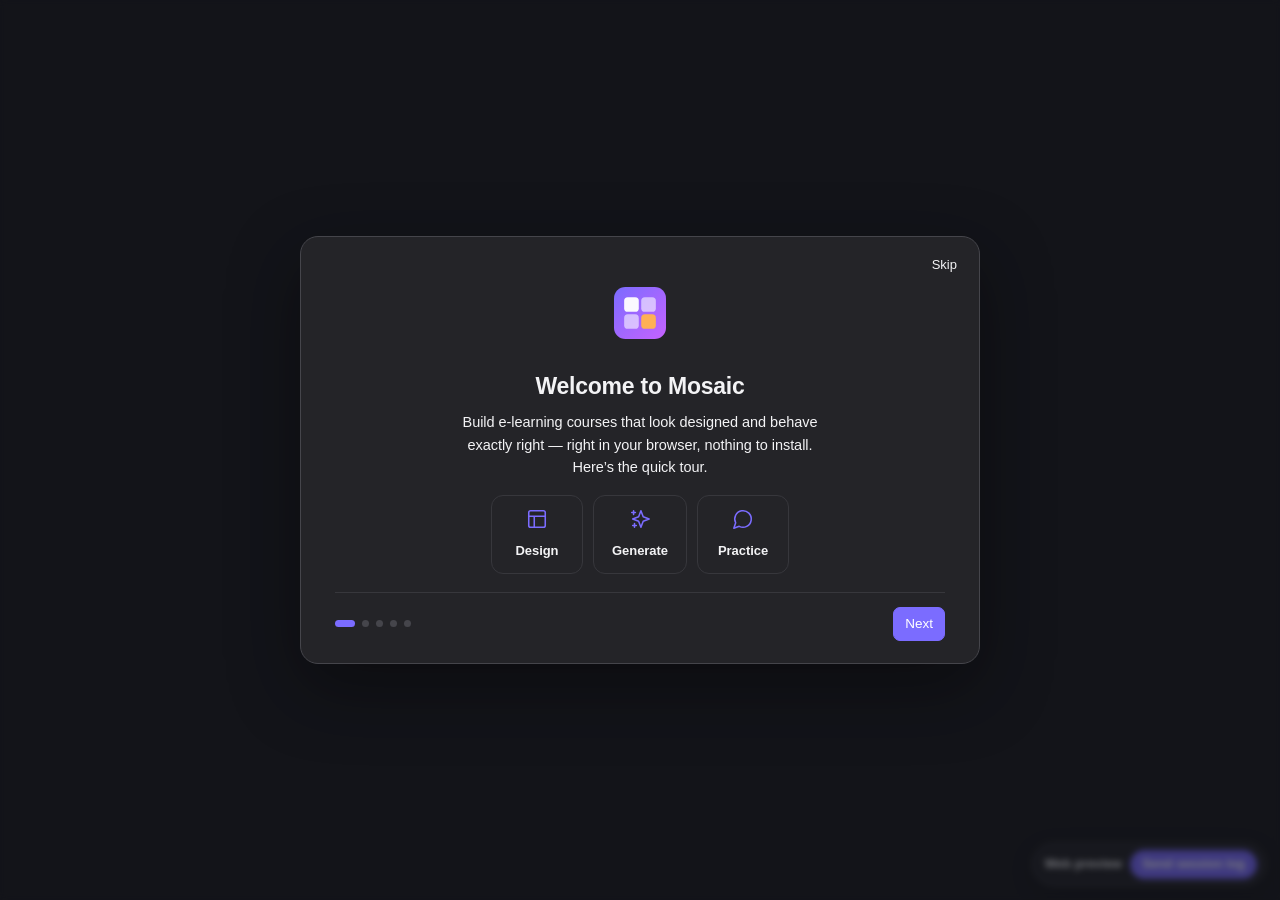
<file: index.html>
<!DOCTYPE html>
<html lang="en">
<head>
  <meta charset="utf-8">
  <meta name="viewport" content="width=device-width, initial-scale=1">
  <title>Mosaic — Canvas</title>
  <link rel="stylesheet" href="css/editor.css">
</head>
<body>
  <header class="toolbar">
    <div class="toolbar__tools" role="group" aria-label="Insert">
      <button class="tbtn" data-add="text" data-icon="text" title="Text" aria-label="Add text"></button>
      <button class="tbtn" id="add-shape" data-icon="shape" title="Shape" aria-label="Add shape" aria-haspopup="menu"></button>
      <button class="tbtn" data-add="image" data-icon="image" title="Image" aria-label="Add image"></button>
      <button class="tbtn" data-add="video" data-icon="video" title="Video" aria-label="Add video"></button>
      <button class="tbtn" data-add="question" data-icon="question" title="Question" aria-label="Add question"></button>
      <button class="tbtn" data-add="button" data-icon="button" title="Button" aria-label="Add button"></button>
      <button class="tbtn" data-add="roleplay" data-icon="roleplay" title="Practice (AI role-play)" aria-label="Add practice scenario"></button>
      <button class="tbtn" id="add-interaction" data-icon="interact" title="Interaction (tabs, reveal, branching…)" aria-label="Add interaction" aria-haspopup="menu"></button>
      <button class="tbtn" id="add-icon" data-icon="star" title="Icon" aria-label="Insert icon"></button>
      <button class="tbtn" id="generate" data-icon="wand" title="Describe a course (AI)" aria-label="Generate a course with AI"></button>
    </div>
    <div class="toolbar__group">
      <button class="tbtn tbtn--ghost" id="undo" data-icon="undo" title="Undo (⌘Z)" aria-label="Undo"></button>
      <button class="tbtn tbtn--ghost" id="redo" data-icon="redo" title="Redo (⌘⇧Z)" aria-label="Redo"></button>
      <button class="tbtn tbtn--ghost" id="delete" data-icon="trash" title="Delete (⌫)" aria-label="Delete selection"></button>
    </div>

    <input id="title" class="toolbar__title" value="Untitled course" aria-label="Course title">
    <span id="mode-label" class="mode-label" hidden>Editing</span>

    <div class="toolbar__view" role="group" aria-label="View">
      <button class="tbtn tbtn--ghost" id="toggle-rail" data-icon="panelLeft" title="Show/hide slides" aria-label="Show or hide the slides panel"></button>
      <button class="tbtn tbtn--ghost" id="toggle-inspector" data-icon="panelRight" title="Show/hide properties" aria-label="Show or hide the properties panel"></button>
      <button class="tbtn tbtn--ghost" id="canvas-toggle" data-icon="contrast" title="Dark theme" aria-label="Toggle dark theme"></button>
      <button class="tbtn tbtn--ghost" id="brand" data-icon="palette" title="Brand kit" aria-label="Brand kit"></button>
      <button class="tbtn tbtn--ghost" id="variables" data-icon="variable" title="Variables" aria-label="Variables"></button>
      <button class="tbtn tbtn--ghost" id="course-settings" data-icon="settings" title="Course settings (language, passing score…)" aria-label="Course settings"></button>
      <button class="tbtn tbtn--ghost" id="a11y" data-icon="a11y" title="Accessibility check" aria-label="Accessibility check"></button>
    </div>
    <div class="toolbar__sep"></div>
    <button class="btn btn--icon" id="play" data-icon="play"><span id="play-label">Preview</span></button>
    <button class="btn btn--primary btn--icon" id="share" data-icon="share" aria-haspopup="menu">Share<span class="btn__chev" data-icon="chevron"></span></button>
  </header>

  <div class="workspace">
    <aside class="rail">
      <div class="rail__head">Slides</div>
      <div id="slide-list"></div>
      <button class="btn" id="add-slide" style="width:100%;margin-top:6px;">+ Slide</button>
    </aside>

    <div class="canvas-pane">
      <main id="stage-wrap" class="stage-wrap">
        <div id="preview-flag" class="preview-flag">Preview — click Edit to make changes</div>
        <div class="stage-sizer"><div id="stage" class="stage"></div></div>
        <section id="audit" class="audit" hidden aria-label="Accessibility issues"></section>
      </main>
      <!-- Floating canvas zoom (Keynote/Figma-style, bottom-left of the canvas) -->
      <div class="canvas-zoom" role="group" aria-label="Canvas zoom">
        <button id="zoom-out" title="Zoom out (⌘−)" aria-label="Zoom out">−</button>
        <button id="zoom-label" title="Reset zoom to fit (⌘0)" aria-label="Zoom level">100%</button>
        <button id="zoom-in" title="Zoom in (⌘+)" aria-label="Zoom in">+</button>
      </div>
    </div>

    <aside class="inspector">
      <div class="rail__head">Properties</div>
      <div id="inspector"></div>
    </aside>
  </div>

  <section id="timeline" class="tl" aria-label="Timeline"></section>

  <script src="src/model.js"></script>
  <script src="src/icons.js"></script>
  <script src="src/renderer.js"></script>
  <script src="src/ai.js"></script>
  <script src="src/interactions.js"></script>
  <script src="src/a11y.js"></script>
  <script src="src/zip.js"></script>
  <script src="src/scorm-export.js"></script>
  <script src="src/timeline.js"></script>
  <script src="src/templates.js"></script>
  <script src="src/presets.js"></script>
  <script src="src/editor.js"></script>
  <script src="src/onboarding.js"></script>
  <script src="src/friction.js"></script>
  <script src="src/web.js"></script>
  <script>
    (function () {
      var editor = new MosaicEditor({
        stage: document.getElementById("stage"),
        stageWrap: document.getElementById("stage-wrap"),
        slideList: document.getElementById("slide-list"),
        title: document.getElementById("title"),
        modeLabel: document.getElementById("mode-label"),
        inspector: document.getElementById("inspector"),
        audit: document.getElementById("audit"),
        timeline: document.getElementById("timeline")
      });
      // Default to the dark theme (user can switch to light; choice persists).
      try { if (localStorage.getItem("mosaic.theme") !== "light") document.documentElement.setAttribute("data-theme", "dark"); }
      catch (e) { document.documentElement.setAttribute("data-theme", "dark"); }
      // Hide the editor chrome until a course is chosen, so launch is JUST the splash.
      document.body.classList.add("is-launching");
      editor.boot();
      if (window.MosaicIcons) MosaicIcons.hydrate(document);
      // First run: full-screen onboarding (explains the app + BYOK key). It
      // hands off to the welcome start screen when finished/skipped.
      var _onboarded = true;
      try { _onboarded = localStorage.getItem("mosaic.onboarded") === "1"; } catch (e) {}
      // Welcome / start screen on launch (toggle in the welcome footer).
      var _showWelcome = true;
      try { _showWelcome = localStorage.getItem("mosaic.showWelcome") !== "0"; } catch (e) {}
      if (!_onboarded && editor.openOnboarding) {
        editor.openOnboarding(true); // sets mosaic.onboarded on finish, then opens welcome
      } else if (_showWelcome) { editor.openWelcome(true); }
      else {
        document.body.classList.remove("is-launching");
        try { window.webkit.messageHandlers.mosaic.postMessage({ type: "exitSplash" }); } catch (e) {}
      }

      document.querySelectorAll("[data-add]").forEach(function (b) {
        b.addEventListener("click", function () { editor.addElement(b.dataset.add); });
      });

      // Lightweight dropdown menu anchored under a toolbar button.
      function showMenu(anchor, items) {
        var existing = document.querySelector(".menu");
        if (existing) existing.remove();
        var m = document.createElement("div");
        m.className = "menu";
        m.setAttribute("role", "menu");
        items.forEach(function (it) {
          var b = document.createElement("button");
          b.type = "button";
          b.className = "menu__item";
          b.setAttribute("role", "menuitem");
          b.innerHTML = '<span class="menu__icon">' + (it.icon || "") + "</span>" + it.label;
          b.addEventListener("click", function () { close(); it.onClick(); });
          m.appendChild(b);
        });
        document.body.appendChild(m);
        // Clamp to the viewport so right-edge buttons (Share, etc.) don't open off-screen.
        var r = anchor.getBoundingClientRect();
        var mw = m.offsetWidth, mh = m.offsetHeight, pad = 8;
        var left = Math.max(pad, Math.min(r.left, window.innerWidth - mw - pad));
        var top = r.bottom + 4;
        if (top + mh > window.innerHeight - pad) top = Math.max(pad, r.top - mh - 4); // flip up if no room below
        m.style.left = left + "px";
        m.style.top = top + "px";
        function close() {
          m.remove();
          document.removeEventListener("pointerdown", away, true);
          document.removeEventListener("keydown", esc, true);
        }
        function away(e) { if (!m.contains(e.target) && e.target !== anchor) close(); }
        function esc(e) { if (e.key === "Escape") close(); }
        setTimeout(function () {
          document.addEventListener("pointerdown", away, true);
          document.addEventListener("keydown", esc, true);
        }, 0);
      }

      function ic(name) { return window.MosaicIcons ? MosaicIcons.svg(name, 16) : ""; }
      document.getElementById("add-shape").addEventListener("click", function () {
        showMenu(this, [
          { label: "Rectangle", icon: ic("rectangle"), onClick: function () { editor.addShape("rect"); } },
          { label: "Ellipse", icon: ic("ellipse"), onClick: function () { editor.addShape("ellipse"); } },
          { label: "Line", icon: ic("line"), onClick: function () { editor.addShape("line"); } },
          { label: "Triangle", icon: "", onClick: function () { editor.addShape("triangle"); } },
          { label: "Diamond", icon: "", onClick: function () { editor.addShape("diamond"); } },
          { label: "Pentagon", icon: "", onClick: function () { editor.addShape("pentagon"); } },
          { label: "Hexagon", icon: "", onClick: function () { editor.addShape("hexagon"); } },
          { label: "Star", icon: "", onClick: function () { editor.addShape("star"); } },
          { label: "Arrow", icon: "", onClick: function () { editor.addShape("arrow"); } }
        ]);
      });
      document.getElementById("add-interaction").addEventListener("click", function () {
        showMenu(this, [
          { label: "Tabs", icon: ic("interact"), onClick: function () { editor.insertPreset("tabs"); } },
          { label: "Accordion", icon: ic("interact"), onClick: function () { editor.insertPreset("accordion"); } },
          { label: "Click to reveal", icon: ic("interact"), onClick: function () { editor.insertPreset("reveal"); } },
          { label: "Hotspots", icon: ic("interact"), onClick: function () { editor.insertPreset("hotspots"); } },
          { label: "Branching scenario (3 slides)", icon: ic("interact"), onClick: function () { editor.insertPreset("branching"); } }
        ]);
      });
      document.getElementById("add-icon").addEventListener("click", function () { editor.openIconPicker(); });
      document.getElementById("delete").addEventListener("click", function () { editor.deleteSelected(); });
      document.getElementById("add-slide").addEventListener("click", function () { editor.openTemplatePicker(); });
      document.getElementById("brand").addEventListener("click", function () { editor.openBrandEditor(); });
      document.getElementById("variables").addEventListener("click", function () { editor.openVariables(); });
      document.getElementById("generate").addEventListener("click", function () { editor.openGenerate(); });
      document.getElementById("course-settings").addEventListener("click", function () { editor.openCourseSettings(); });

      (function () {
        var root = document.documentElement, btn = document.getElementById("canvas-toggle");
        try { if (localStorage.getItem("mosaic.theme") !== "light") root.setAttribute("data-theme", "dark"); } catch (e) { root.setAttribute("data-theme", "dark"); }
        if (root.getAttribute("data-theme") === "dark") btn.classList.add("is-on");
        btn.addEventListener("click", function () {
          var on = root.getAttribute("data-theme") === "dark";
          if (on) { root.removeAttribute("data-theme"); btn.classList.remove("is-on"); }
          else { root.setAttribute("data-theme", "dark"); btn.classList.add("is-on"); }
          try { localStorage.setItem("mosaic.theme", on ? "light" : "dark"); } catch (e) {}
        });
      })();
      // Zoom controls (toolbar). The % readout doubles as "reset to fit".
      document.getElementById("zoom-in").addEventListener("click", function () { editor.zoomBy(1.25); });
      document.getElementById("zoom-out").addEventListener("click", function () { editor.zoomBy(0.8); });
      document.getElementById("zoom-label").addEventListener("click", function () { editor.setZoom("fit"); });
      // ⌘/⌃ + scroll wheel (or trackpad pinch, which arrives as ctrl+wheel) zooms.
      document.getElementById("stage-wrap").addEventListener("wheel", function (e) {
        if (!(e.metaKey || e.ctrlKey)) return;
        e.preventDefault();
        editor.zoomBy(e.deltaY < 0 ? 1.08 : 0.93);
      }, { passive: false });
      document.getElementById("play").addEventListener("click", function () {
        editor.toggleMode();
        var previewing = editor.mode !== "edit";
        var lab = document.getElementById("play-label");
        if (lab) lab.textContent = previewing ? "Edit" : "Preview";
        // Swap the icon (play ↔ pencil) so the button reads as its NEXT action.
        var oldSvg = this.querySelector("svg");
        if (oldSvg) oldSvg.remove();
        if (window.MosaicIcons) this.insertAdjacentHTML("afterbegin", MosaicIcons.svg(previewing ? "edit" : "play", 16));
        this.classList.toggle("is-on", previewing);
        document.body.classList.toggle("is-preview", previewing);
      });
      document.getElementById("a11y").addEventListener("click", function () {
        var p = document.getElementById("audit");
        if (!p.hidden) { p.hidden = true; this.classList.remove("is-on"); return; } // toggle off
        editor.runAudit();
        this.classList.add("is-on");
      });

      // Share = one menu for both export paths (native shell routes through its
      // save panels; a plain browser downloads directly).
      var native = function () { return window.MosaicNative && window.MosaicNative.isNative(); };
      function doExport(standard) {
        if (native()) { window.MosaicNative.requestScormExport(standard); return; }
        editor.save();
        MosaicExport.exportScorm(editor.course, standard).catch(function (err) { alert("Export failed: " + err.message); });
      }
      function saveMosaic() {
        if (native()) { window.MosaicNative.saveMosaic(); return; }
        editor.exportJSON();
      }
      document.getElementById("share").addEventListener("click", function () {
        showMenu(this, [
          { label: "Export SCORM 1.2", icon: ic("download"), onClick: function () { doExport("scorm12"); } },
          { label: "Export SCORM 2004", icon: ic("download"), onClick: function () { doExport("scorm2004"); } },
          { label: "Export xAPI (Tin Can)", icon: ic("download"), onClick: function () { doExport("xapi"); } },
          { label: "Export Web (HTML, no LMS)", icon: ic("download"), onClick: function () { doExport("web"); } },
          { label: "Export for audit (Pedagrade)", icon: ic("file"), onClick: function () {
            var md = editor.buildAuditMarkdown();
            var name = (editor.course.title || "course").replace(/[^a-z0-9]+/gi, "-").toLowerCase() + "-audit.md";
            if (native()) { nativePost({ type: "saveText", text: md, filename: name }); return; }
            var blob = new Blob([md], { type: "text/markdown" });
            var a = document.createElement("a");
            a.href = URL.createObjectURL(blob); a.download = name; a.click();
          } },
          { label: "Save .mosaic file", icon: ic("file"), onClick: saveMosaic }
        ]);
      });
      // (New course lives in the native File menu — File → New, ⌘N.)

      // Show/hide the side panels (more canvas room — handy on small screens).
      (function () {
        var ws = document.querySelector(".workspace");
        function setup(id, cls, key) {
          var btn = document.getElementById(id);
          try { if (localStorage.getItem(key) === "1") ws.classList.add(cls); } catch (e) {}
          btn.classList.toggle("is-on", ws.classList.contains(cls)); // lit = panel hidden
          btn.addEventListener("click", function () {
            var hidden = ws.classList.toggle(cls);
            btn.classList.toggle("is-on", hidden);
            try { localStorage.setItem(key, hidden ? "1" : "0"); } catch (e) {}
            if (editor.fitStage) editor.fitStage(); // canvas width changed → refit
          });
        }
        setup("toggle-rail", "no-rail", "mosaic.hideRail");
        setup("toggle-inspector", "no-inspector", "mosaic.hideInspector");
      })();
      (function () {
        var titleEl = document.getElementById("title");
        titleEl.addEventListener("change", function () { editor.save(); });
        titleEl.addEventListener("keydown", function (e) { if (e.key === "Enter") { e.preventDefault(); this.blur(); } });
      })();
      document.getElementById("undo").addEventListener("click", function () { editor.undo(); });
      document.getElementById("redo").addEventListener("click", function () { editor.redo(); });

      document.addEventListener("keydown", function (e) {
        var a = document.activeElement;
        var typing = a && (a.tagName === "INPUT" || a.tagName === "TEXTAREA" || a.isContentEditable);
        var mod = e.metaKey || e.ctrlKey;
        if (mod && (e.key === "z" || e.key === "Z")) {
          if (typing) return; // let the field handle native undo
          e.preventDefault();
          if (e.shiftKey) editor.redo(); else editor.undo();
          return;
        }
        if (mod && (e.key === "d" || e.key === "D")) {
          if (typing) return;
          e.preventDefault(); editor.duplicateContext();
          return;
        }
        // Canvas zoom (⌘+ / ⌘- / ⌘0) — like every other Mac app.
        if (mod && (e.key === "=" || e.key === "+")) { e.preventDefault(); editor.zoomBy(1.25); return; }
        if (mod && (e.key === "-" || e.key === "_")) { e.preventDefault(); editor.zoomBy(0.8); return; }
        if (mod && e.key === "0") { e.preventDefault(); editor.setZoom("fit"); return; }
        // Keyboard-shortcuts cheat sheet (⌘/).
        if (mod && e.key === "/") { if (typing) return; e.preventDefault(); editor.openShortcuts(); return; }
        // --- More PowerPoint / Keynote conventions --------------------------
        var inRail = a && a.closest && a.closest("#slide-list");
        var inPanel = a && a.closest && a.closest("#slide-list, .inspector");
        var modalUp = document.querySelector(".modal__backdrop, .colorpop, .ctxmenu, .welcome__backdrop");
        // Tab / Shift-Tab cycle through the slide's objects.
        if (e.key === "Tab" && !typing && !inPanel && !modalUp) {
          e.preventDefault(); editor.selectNextObject(e.shiftKey ? -1 : 1); return;
        }
        // Esc clears the selection.
        if (e.key === "Escape" && !typing && !modalUp && editor.selectedId) {
          e.preventDefault(); editor.select(null); return;
        }
        // Return edits a single selected text box.
        if (e.key === "Enter" && !mod && !typing && !modalUp && editor.selectedId && editor.selectedIds.length === 1) {
          var selEl = editor.selectedEl();
          if (selEl && selEl.type === "text") {
            e.preventDefault();
            var tnode = editor.refs.stage.querySelector('[data-el-id="' + selEl.id + '"]');
            if (tnode) editor.beginTextEdit(tnode, selEl);
            return;
          }
        }
        // Bold / Italic / Underline on a selected text box (without entering edit).
        if (mod && !e.altKey && !e.shiftKey && /^[biu]$/i.test(e.key) && editor.selectedId && !typing) {
          e.preventDefault();
          var k = e.key.toLowerCase();
          editor.toggleTextStyleSelected(k === "b" ? "bold" : k === "i" ? "italic" : "underline");
          return;
        }
        // Group / Ungroup — Keynote's ⌥⌘G / ⌥⌘⇧G chords (aliases of ⌘G / ⌘⇧G).
        if (mod && e.altKey && (e.key === "g" || e.key === "G")) {
          if (typing) return;
          e.preventDefault(); if (e.shiftKey) editor.ungroupSelected(); else editor.groupSelected(); return;
        }
        // Lock / unlock the selection (⌘L).
        if (mod && !e.altKey && (e.key === "l" || e.key === "L")) {
          if (typing || !editor.selectedId) return;
          e.preventDefault(); editor.toggleLockSelected(); return;
        }
        // Slide navigator: ↑/↓ move between slides, ⌥↑/⌥↓ reorder — when the rail
        // has focus and no canvas object is selected.
        if (inRail && !editor.selectedId && (e.key === "ArrowUp" || e.key === "ArrowDown")) {
          e.preventDefault();
          var up = e.key === "ArrowUp";
          if (e.altKey) { editor.moveSlide(up ? -1 : 1); }
          else { var ni = editor.slideIndex + (up ? -1 : 1); if (ni >= 0 && ni < editor.course.slides.length) { editor.gotoSlide(ni); editor.focusSlideChip(editor.slideIndex); } }
          return;
        }
        if (e.key === "Backspace" || e.key === "Delete") {
          if (typing) return; // text fields + inline slide rename handle their own delete
          // A selected canvas element wins (you're clearly acting on it)...
          if (editor.selectedId && !editor.editingTextId) {
            e.preventDefault(); editor.deleteSelected();
          // ...otherwise, if a slide chip in the rail has focus, delete that slide.
          } else if (a && a.closest && a.closest("#slide-list")) {
            e.preventDefault();
            var idx = editor.slideIndex;
            editor.deleteSlide(idx);
            editor.focusSlideChip(editor.slideIndex); // re-focus so you can delete several in a row
          }
        }
        if (mod && (e.key === "a" || e.key === "A")) {
          if (typing) return;
          e.preventDefault(); editor.selectAll();
          return;
        }
        if (mod && (e.key === "g" || e.key === "G")) {
          if (typing) return;
          e.preventDefault();
          if (e.shiftKey) editor.ungroupSelected(); else editor.groupSelected();
          return;
        }
        // Arrow-key nudge (Shift = 10px). Move selected objects like PowerPoint/Keynote.
        if (!typing && !mod && editor.selectedIds && editor.selectedIds.length && /^Arrow/.test(e.key)) {
          e.preventDefault();
          var step = e.shiftKey ? 10 : 1;
          var nx = e.key === "ArrowLeft" ? -step : e.key === "ArrowRight" ? step : 0;
          var ny = e.key === "ArrowUp" ? -step : e.key === "ArrowDown" ? step : 0;
          editor.nudgeSelected(nx, ny);
          return;
        }
        // Grow / shrink font of selected text (⌘⇧> / ⌘⇧<).
        if (mod && e.shiftKey && (e.key === "." || e.key === ">" || e.key === "," || e.key === "<")) {
          if (typing) return;
          e.preventDefault();
          editor.growFont((e.key === "." || e.key === ">") ? 2 : -2);
          return;
        }
        // Copy / paste STYLE (⌥⌘C / ⌥⌘V).
        if (mod && e.altKey && (e.key === "c" || e.key === "C")) { if (typing) return; e.preventDefault(); editor.copyStyle(); return; }
        if (mod && e.altKey && (e.key === "v" || e.key === "V")) { if (typing) return; e.preventDefault(); editor.pasteStyle(); return; }
        // Z-order: ⌘] / ⌘[ (forward / backward), add Shift for front / back.
        if (mod && (e.key === "]" || e.key === "[")) {
          if (typing || !editor.selectedId) return;
          e.preventDefault();
          var fwd = e.key === "]";
          editor.arrange(e.shiftKey ? (fwd ? "front" : "back") : (fwd ? "forward" : "backward"));
          return;
        }
        // Spacebar is a tap/hold control: a quick TAP plays/pauses the timeline;
        // HOLDING it turns the canvas into a hand (drag to pan — see below). Skip
        // when typing or on a focused control.
        if ((e.key === " " || e.code === "Space")) {
          if (typing || (a && (a.tagName === "BUTTON" || a.tagName === "SELECT"))) return;
          e.preventDefault();
          if (!editor.spaceHeld) {
            editor.spaceHeld = true; editor._panned = false;
            document.getElementById("stage-wrap").style.cursor = "grab";
          }
        }
      });
      // Space released: if it was a tap (no pan drag happened), play/pause.
      document.addEventListener("keyup", function (e) {
        if (e.key !== " " && e.code !== "Space") return;
        if (!editor.spaceHeld) return;
        editor.spaceHeld = false;
        document.getElementById("stage-wrap").style.cursor = "";
        if (!editor._panned && editor.timeline) {
          editor.timeline.playing ? editor.timeline.pause() : editor.timeline.play();
        }
        editor._panned = false;
      });
      // Hand tool: hold Space and drag anywhere on the canvas to pan it (so a
      // plain mouse can move the canvas in any direction, not just the wheel's
      // vertical axis). Capture phase + stopPropagation so it pre-empts marquee.
      (function () {
        var wrap = document.getElementById("stage-wrap");
        var panning = false, sx = 0, sy = 0, sl = 0, st = 0;
        wrap.addEventListener("pointerdown", function (e) {
          if (!editor.spaceHeld) return;
          panning = true; editor._panned = true;
          sx = e.clientX; sy = e.clientY; sl = wrap.scrollLeft; st = wrap.scrollTop;
          wrap.style.cursor = "grabbing";
          try { wrap.setPointerCapture(e.pointerId); } catch (err) {}
          e.preventDefault(); e.stopPropagation();
        }, true);
        wrap.addEventListener("pointermove", function (e) {
          if (!panning) return;
          wrap.scrollLeft = sl - (e.clientX - sx);
          wrap.scrollTop = st - (e.clientY - sy);
          e.preventDefault();
        }, true);
        function end() { if (!panning) return; panning = false; wrap.style.cursor = editor.spaceHeld ? "grab" : ""; }
        wrap.addEventListener("pointerup", end, true);
        wrap.addEventListener("pointercancel", end, true);
      })();

      // Clipboard (Cut / Copy / Paste) for canvas elements — PowerPoint/Keynote
      // style. Uses the native clipboard EVENTS (so the Edit menu's ⌘C/⌘X/⌘V and
      // the keys both work) and DEFERS to text fields so normal text copy/paste
      // is untouched. Paste also accepts an image copied from outside the app.
      function isTextTarget() {
        var a = document.activeElement;
        return editor.editingTextId || editor.editingQuestionId ||
          (a && (a.tagName === "INPUT" || a.tagName === "TEXTAREA" || a.isContentEditable));
      }
      document.addEventListener("copy", function (e) {
        if (isTextTarget()) return;
        if (editor.selectedIds && editor.selectedIds.length) { editor.copySelected(); e.preventDefault(); }
      });
      document.addEventListener("cut", function (e) {
        if (isTextTarget()) return;
        if (editor.selectedIds && editor.selectedIds.length) { editor.cutSelected(); e.preventDefault(); }
      });
      document.addEventListener("paste", function (e) {
        if (isTextTarget()) return;
        var items = (e.clipboardData && e.clipboardData.items) || [];
        for (var i = 0; i < items.length; i++) {
          if (items[i].type && items[i].type.indexOf("image") === 0) {
            var file = items[i].getAsFile();
            if (!file) continue;
            var reader = new FileReader();
            reader.onload = function () { editor.insertImage(reader.result); };
            reader.readAsDataURL(file);
            e.preventDefault();
            return;
          }
        }
        if (editor._clipboard && editor._clipboard.length) { editor.pasteClipboard(); e.preventDefault(); }
      });

      editor.updateHistoryButtons();

      window._mosaic = editor; // debug handle

      // --- Native shell bridge (no-op in a plain browser) -------------------
      // The macOS app (WKWebView) drives New/Open/Save/Export through these.
      function nativePost(msg) {
        if (window.webkit && window.webkit.messageHandlers && window.webkit.messageHandlers.mosaic) {
          window.webkit.messageHandlers.mosaic.postMessage(msg);
        }
      }
      window.MosaicNative = {
        // Pull model: native Save calls this via evaluateJavaScript and gets the string back.
        getCourseJSON: function () { editor.save(); return MosaicModel.serialize(editor.course); },
        // Open: native passes the file's bytes as base64 (UTF-8 safe).
        loadCourseB64: function (b64) {
          try {
            var json = decodeURIComponent(escape(window.atob(b64)));
            editor.loadCourse(json);
          } catch (e) { nativePost({ type: "error", message: "Could not open file: " + e.message }); }
        },
        newCourse: function () { editor.newCourse(true); },
        // Door 2 doc-input: native NSOpenPanel picked + extracted a source doc.
        sourcePicked: function (nameB64, textB64) {
          try {
            var name = decodeURIComponent(escape(window.atob(nameB64)));
            var text = decodeURIComponent(escape(window.atob(textB64)));
            editor.receiveSource(name, text);
          } catch (e) { nativePost({ type: "error", message: "Could not read source: " + e.message }); }
        },
        openCourseSettings: function () { editor.openCourseSettings(); },
        openWelcome: function () { editor.openWelcome(); },
        // "Close Course" → return to the launch-style splash (keeps the window +
        // web view alive, so New / Open still work afterward).
        closeToWelcome: function () { document.body.classList.add("is-launching"); editor.openWelcome(true); },
        saveMosaic: function () {
          editor.save();
          nativePost({
            type: "saveMosaic",
            filename: MosaicExport.slug(editor.course.title) + ".mosaic.json",
            json: MosaicModel.serialize(editor.course)
          });
        },
        // Export: build the package, hand the bytes to native to save via a panel.
        requestScormExport: function (standard) {
          standard = standard || "scorm12";
          editor.save();
          MosaicExport.buildBlob(editor.course, standard)
            .then(function (blob) { return blob.arrayBuffer(); })
            .then(function (buf) {
              var bytes = new Uint8Array(buf), bin = "";
              for (var i = 0; i < bytes.length; i++) bin += String.fromCharCode(bytes[i]);
              nativePost({
                type: "scormZip",
                filename: MosaicExport.slug(editor.course.title) + MosaicExport.suffix(standard) + ".zip",
                base64: window.btoa(bin)
              });
            })
            .catch(function (e) { nativePost({ type: "error", message: "Export failed: " + e.message }); });
        },
        isNative: function () { return !!(window.webkit && window.webkit.messageHandlers && window.webkit.messageHandlers.mosaic); },

        // Text-to-speech narration (native macOS voices). The studio UI lives in
        // editor.openNarrationStudio(); these are the bridge calls + callbacks.
        _voices: [],
        requestVoices: function () { nativePost({ type: "ttsVoices" }); },
        synthesize: function (text, voice) { nativePost({ type: "ttsSynthesize", text: text, voice: voice }); },
        _onVoices: function (list) { this._voices = list || []; if (this._voicesCb) this._voicesCb(this._voices); },
        _onNarration: function (b64, durationSec) {
          editor.insertAudioData("data:audio/wav;base64," + b64, "Script narration", durationSec, "tts");
          if (this._narrationCb) { this._narrationCb(); this._narrationCb = null; }
        },

        // Eyedropper — native NSColorSampler lets the user sample any pixel on
        // screen (WebKit has no EyeDropper API). Native replies via _onColorPicked.
        pickScreenColor: function (cb) { this._colorCb = cb; nativePost({ type: "pickColor" }); },
        _onColorPicked: function (hex) { if (this._colorCb) { this._colorCb(hex); this._colorCb = null; } },

        // The native shell forwards Escape here (WKWebView otherwise swallows it
        // at the document level). Handle it in the same priority order a desktop
        // app would: close the topmost transient UI, else commit a text edit,
        // else clear the selection.
        onEscape: function () {
          var ctx = document.querySelector(".ctxmenu"); if (ctx) { ctx.remove(); return; }
          var pop = document.querySelector(".colorpop"); if (pop) { pop.remove(); return; }
          var modal = document.querySelector(".modal__backdrop"); if (modal) { modal.remove(); return; }
          var wel = document.querySelector(".welcome__backdrop"); if (wel) { if (wel._shut) wel._shut(); else wel.remove(); return; }
          if (editor.editingTextId) { var n = document.querySelector(".m-el--text.is-editing"); if (n) n.blur(); return; }
          if (editor.selectedId) { editor.select(null); }
        },

        // One dispatcher the native menu bar drives (bridge.cmd). Keeping it in
        // one place means the macOS menus and the web UI share exactly one path.
        cmd: function (name) {
          function typing() {
            var a = document.activeElement;
            return a && (a.tagName === "INPUT" || a.tagName === "TEXTAREA" || a.isContentEditable);
          }
          switch (name) {
            // Edit — undo/redo defer to the focused text field when one is active,
            // so ⌘Z does the expected thing whether you're on the canvas or typing.
            case "undo": if (typing()) document.execCommand("undo"); else editor.undo(); break;
            case "redo": if (typing()) document.execCommand("redo"); else editor.redo(); break;
            case "duplicate": editor.duplicateContext(); break;
            case "delete": editor.deleteSelected(); break;
            // Insert
            case "insertText": editor.addElement("text"); break;
            case "insertRect": editor.addShape("rect"); break;
            case "insertEllipse": editor.addShape("ellipse"); break;
            case "insertLine": editor.addShape("line"); break;
            case "insertImage": editor.addElement("image"); break;
            case "insertVideo": editor.addElement("video"); break;
            case "insertButton": editor.addElement("button"); break;
            case "insertIcon": editor.openIconPicker(); break;
            case "insertResult": editor.addElement("result"); break;
            case "insertQuestion": editor.addElement("question"); break;
            case "insertAudio": editor.addAudio(); break;
            case "narrationScript": editor.openNarrationStudio(); break;
            case "recordNarration": editor.openRecorder(); break;
            case "addSlide": editor.openTemplatePicker(); break;
            // Arrange (z-order)
            case "arrangeFront": editor.arrange("front"); break;
            case "arrangeForward": editor.arrange("forward"); break;
            case "arrangeBackward": editor.arrange("backward"); break;
            case "arrangeBack": editor.arrange("back"); break;
            case "alignLeft": editor.alignSelected("left"); break;
            case "alignHCenter": editor.alignSelected("hcenter"); break;
            case "alignRight": editor.alignSelected("right"); break;
            case "alignTop": editor.alignSelected("top"); break;
            case "alignVMiddle": editor.alignSelected("vmiddle"); break;
            case "alignBottom": editor.alignSelected("bottom"); break;
            case "distributeH": editor.distributeSelected("h"); break;
            case "distributeV": editor.distributeSelected("v"); break;
            case "group": editor.groupSelected(); break;
            case "ungroup": editor.ungroupSelected(); break;
            case "toggleLock": if (!typing()) editor.toggleLockSelected(); break;
            // ⌘A selects all objects on the canvas, but defers to the focused
            // text field so it still selects text while you're editing.
            case "selectAll": if (typing()) document.execCommand("selectAll", false, null); else editor.selectAll(); break;
            // View — reuse the toolbar buttons so behaviour + state stay identical.
            case "togglePreview": document.getElementById("play").click(); break;
            case "toggleRail": document.getElementById("toggle-rail").click(); break;
            case "toggleInspector": document.getElementById("toggle-inspector").click(); break;
            case "toggleCanvasDark": document.getElementById("canvas-toggle").click(); break;
            case "zoomIn": editor.zoomBy(1.25); break;
            case "zoomOut": editor.zoomBy(0.8); break;
            case "zoomFit": editor.setZoom("fit"); break;
            case "showShortcuts": editor.openShortcuts(); break;
            case "showOnboarding": editor.openOnboarding(true); break;
            case "openVariables": editor.openVariables(); break;
            case "aiSettings": editor.openSettings("ai"); break;
            case "openSettings": editor.openSettings(); break;
            case "runAudit": document.getElementById("a11y").click(); break;
            case "fitTimeline": editor.fitElementsToSlide(); break;
            default: break;
          }
        }
      };

    })();
  </script>
</body>
</html>
</file>
<file: css/editor.css>
:root {
  /* Mosaic design tokens — Calm Light base + warmth + brand accent */
  --bg: #f0efec;          /* app surround (subtly warm) */
  --panel: #ffffff;       /* chrome surfaces */
  --field: #fafafa;       /* inputs */
  --ink: #1d1d22;
  --ink-soft: #6e6e76;
  --ink-faint: #9a9aa2;
  --line: #e5e3de;        /* warm hairline */
  --line-strong: #d4d1cb;
  --accent: #7b6cff;        /* Mosaic violet (matches logo + landing) */
  --accent-ink: #ffffff;
  --accent-soft: #efe9fe; /* active/selected tint */
  --accent-soft-ink: #4a2fb0;
  --handle: var(--accent);
  --canvas: var(--bg);    /* slide surround; dark-canvas mode overrides */
  --radius-sm: 7px;
  --radius: 10px;
  --radius-lg: 14px;
  --shadow: 0 8px 30px rgba(28, 28, 34, 0.10);
  --shadow-slide: 0 2px 16px rgba(28, 28, 34, 0.09);
  --focus: 0 0 0 3px rgba(123, 108, 255, 0.38);
  --ease: 0.16s cubic-bezier(0.32, 0.72, 0, 1);
}
/* Dark chrome — a toggle (View ▸ Dark theme), persisted; light stays default.
   Only the chrome darkens; the slide canvas stays its own color. */
[data-theme="dark"] {
  --bg: #1b1b1e;
  --panel: #242428;
  --field: #2d2d31;
  --ink: #f3f3f5;
  --ink-soft: #a4a4ac;
  --ink-faint: #74747c;
  --line: #37373c;
  --line-strong: #45454b;
  --accent-soft: #2a2350;
  --accent-soft-ink: #d8d0ff;
  --canvas: #15171c;        /* deep surround so the white slide floats */
  --shadow: 0 10px 32px rgba(0, 0, 0, 0.5);
  --shadow-slide: 0 8px 30px rgba(0, 0, 0, 0.55);
}
/* "Dark canvas" — surround alone goes dark in light mode, to preview the slide */
[data-canvas="dark"] { --canvas: #15171c; }
@media (prefers-reduced-motion: reduce) { :root { --ease: 0s; } }

* { box-sizing: border-box; }
html, body { margin: 0; height: 100%; }
body {
  background: var(--bg);
  color: var(--ink);
  font: 13.5px/1.5 -apple-system, BlinkMacSystemFont, "SF Pro Text", "Segoe UI", Roboto, Helvetica, Arial, sans-serif;
  letter-spacing: -0.003em;
  -webkit-font-smoothing: antialiased;
  text-rendering: optimizeLegibility;
  display: grid;
  grid-template-rows: auto minmax(0, 1fr) auto;
  grid-template-columns: minmax(0, 1fr); /* clamp width so wide rows (zoomed timeline) scroll internally */
  height: 100vh;
  overflow: hidden;
}

/* Motion — subtle, fast, HIG-restrained */
@keyframes mosFade { from { opacity: 0; } to { opacity: 1; } }
@keyframes mosPop { from { opacity: 0; transform: translateY(6px) scale(0.985); } to { opacity: 1; transform: none; } }
@media (prefers-reduced-motion: reduce) {
  .modal__backdrop, .modal, .m-select, .audit, .slide-chip { animation: none !important; }
}

/* Toolbar */
.toolbar {
  display: flex;
  align-items: center;
  gap: 8px;
  padding: 8px 14px;
  background: var(--panel);
  border-bottom: 1px solid var(--line);
}
.toolbar__title {
  flex: 1;
  border: 1px solid transparent;
  border-radius: 7px;
  padding: 6px 8px;
  font-size: 14px;
  font-weight: 600;
  text-align: center;
  color: var(--ink);
  background: transparent;
  min-width: 120px;
}
.toolbar__title:hover { border-color: var(--line); }
.toolbar__title:focus { outline: none; border-color: var(--accent); box-shadow: var(--focus); }
.toolbar__group { display: flex; gap: 2px; align-items: center; }
.toolbar__sep { width: 1px; height: 22px; background: var(--line); margin: 0 3px; }
.mode-label[hidden] { display: none; }

/* Segmented icon clusters (insert tools + view group) */
.toolbar__tools, .toolbar__view {
  display: flex; gap: 2px;
  padding: 3px;
  background: var(--field);
  border: 0.5px solid var(--line-strong);
  border-radius: var(--radius-sm);
}

/* Icon button (toolbar tiles) */
.tbtn {
  width: 32px; height: 30px;
  display: inline-flex; align-items: center; justify-content: center;
  border: 0; background: transparent; color: var(--ink);
  border-radius: 6px; cursor: pointer; padding: 0;
  transition: background var(--ease), color var(--ease), transform var(--ease);
}
.tbtn:hover { background: var(--panel); }
.tbtn:active { transform: scale(0.94); }
.tbtn:focus-visible { outline: none; box-shadow: var(--focus); }
.tbtn svg { display: block; }
.tbtn.is-on { background: var(--accent); color: var(--accent-ink); }
.tbtn--ghost { color: var(--ink-soft); }
.tbtn--ghost:hover { background: var(--panel); color: var(--ink); }
.tbtn--ghost.is-on { background: var(--accent); color: var(--accent-ink); }

/* Text+icon buttons (Preview / Share) */
.btn--icon { display: inline-flex; align-items: center; gap: 6px; }
.btn--icon svg { display: block; }
.btn__chev { display: inline-flex; margin-left: -3px; opacity: 0.85; }
.btn--icon.is-on { background: var(--accent); color: var(--accent-ink); border-color: var(--accent); }

/* Interactive button element on the canvas */
.m-el--button { font-family: inherit; white-space: nowrap; -webkit-user-select: none; user-select: none; }
.m-el--button.is-editing { cursor: text; outline: none; -webkit-user-select: text; user-select: text; }

/* Inspector tabs (Style / Arrange / Timing) */
.insp__tabs {
  display: flex; gap: 2px;
  padding: 3px; margin: 2px 0 12px;
  background: var(--field);
  border: 0.5px solid var(--line-strong);
  border-radius: var(--radius-sm);
}
.insp__tab {
  flex: 1; height: 28px;
  display: inline-flex; align-items: center; justify-content: center;
  border: 0; background: transparent; color: var(--ink-soft);
  border-radius: 6px; cursor: pointer; padding: 0;
  transition: background var(--ease), color var(--ease);
}
.insp__tab:hover { background: var(--panel); color: var(--ink); }
.insp__tab.is-on { background: var(--panel); color: var(--accent); }
.insp__tab svg { display: block; }

.btn {
  border: 0.5px solid var(--line-strong);
  background: var(--panel);
  color: var(--ink);
  border-radius: var(--radius-sm);
  padding: 6px 11px;
  font: inherit;
  font-weight: 500;
  cursor: pointer;
  transition: background var(--ease), border-color var(--ease), transform var(--ease), box-shadow var(--ease);
}
.btn:hover { background: var(--field); border-color: var(--ink-faint); }
.btn:active { transform: scale(0.97); }
.btn:focus-visible { outline: none; box-shadow: var(--focus); }
.btn:disabled { opacity: 0.4; cursor: not-allowed; }
.btn--primary { background: var(--accent); color: var(--accent-ink); border-color: var(--accent); }
.btn--primary:hover { background: var(--accent); filter: brightness(1.06); }
.btn--danger:hover { border-color: #d23b3b; color: #d23b3b; background: var(--panel); }

/* Dropdown menu (e.g. + Shape kind picker) */
.menu {
  position: fixed;
  z-index: 1000;
  min-width: 168px;
  padding: 5px;
  background: var(--panel);
  border: 0.5px solid var(--line-strong);
  border-radius: var(--radius-md, 10px);
  box-shadow: 0 8px 28px rgba(0, 0, 0, 0.18);
  animation: menuIn 0.1s var(--ease, ease) both;
}
@keyframes menuIn { from { opacity: 0; transform: translateY(-4px); } to { opacity: 1; transform: none; } }
.menu__item {
  display: flex; align-items: center; gap: 10px;
  width: 100%;
  padding: 7px 10px;
  border: 0; background: transparent; color: var(--ink);
  border-radius: var(--radius-sm);
  font: inherit; text-align: left; cursor: pointer;
}
.menu__item:hover { background: var(--accent); color: var(--accent-ink); }
.menu__icon { width: 16px; text-align: center; opacity: 0.7; }
/* Right-click context menu */
.ctxmenu { position: fixed; z-index: 5000; min-width: 184px; padding: 5px; background: var(--panel); border: 0.5px solid var(--line-strong); border-radius: 10px; box-shadow: 0 8px 28px rgba(0,0,0,0.2); animation: menuIn 0.1s var(--ease, ease) both; }
.ctxmenu__item { display: block; width: 100%; padding: 6px 12px; border: 0; background: transparent; color: var(--ink); border-radius: var(--radius-sm); font: inherit; font-size: 13px; text-align: left; cursor: pointer; }
.ctxmenu__item:hover:not(:disabled) { background: var(--accent); color: var(--accent-ink); }
.ctxmenu__item:disabled { opacity: 0.4; cursor: default; }
.ctxmenu__sep { height: 0.5px; background: var(--line); margin: 5px 6px; }
/* Locked element selection chrome */
.m-select--locked { outline-style: dashed; outline-color: var(--ink-soft); }
.menu__item:hover .menu__icon { opacity: 1; }

/* Body: slide rail + canvas + inspector */
.workspace { display: grid; grid-template-columns: 180px minmax(0, 1fr) 248px; min-height: 0; min-width: 0; }
/* Collapsible side panels (toolbar toggles) — reclaim canvas room */
.workspace.no-rail { grid-template-columns: 0 minmax(0, 1fr) 248px; }
.workspace.no-inspector { grid-template-columns: 180px minmax(0, 1fr) 0; }
.workspace.no-rail.no-inspector { grid-template-columns: 0 minmax(0, 1fr) 0; }
/* Collapse to zero width IN PLACE (clip contents) — not display:none, which
   would drop the panel from grid auto-placement and shift the canvas into the
   wrong (0-width) column. */
.workspace.no-rail .rail,
.workspace.no-inspector .inspector { width: 0; min-width: 0; padding: 0; border: 0; overflow: hidden; }

.rail {
  background: var(--panel);
  border-right: 1px solid var(--line);
  padding: 12px;
  overflow-y: auto;
}
.rail__head {
  font-size: 11px; font-weight: 600; text-transform: uppercase;
  letter-spacing: 0.05em; color: var(--ink-faint); margin: 2px 2px 12px;
}
.slide-chip {
  display: flex; flex-direction: column; gap: 6px;
  padding: 8px; margin-bottom: 6px;
  border: 1px solid var(--line); border-radius: 9px;
  cursor: pointer; background: var(--field);
  transition: border-color 0.12s ease, background 0.12s ease;
}
.slide-chip__head { display: flex; align-items: center; gap: 8px; }
.slide-chip__thumb {
  position: relative; width: 100%; aspect-ratio: 16 / 9;
  border: 1px solid var(--line); border-radius: 5px; overflow: hidden;
  background: #fff; pointer-events: none;
}
.slide-chip__thumbinner { position: absolute; top: 0; left: 0; width: 960px; height: 540px; transform-origin: top left; }
.slide-chip.is-active .slide-chip__thumb { border-color: var(--accent); }
.slide-chip { transition: background var(--ease), border-color var(--ease); cursor: grab; }
.slide-chip:active { cursor: grabbing; }
.slide-chip.is-dragging { opacity: 0.45; }
.slide-chip:hover { border-color: var(--ink-faint); }
#slide-list { position: relative; }
.slide-dropline { position: absolute; left: 0; right: 0; height: 2px; background: var(--accent); border-radius: 1px; z-index: 8; pointer-events: none; }
.slide-chip.is-active { border-color: var(--accent); background: var(--accent-soft); }
.slide-chip:focus { outline: none; }
.slide-chip:focus-visible { outline: 2px solid var(--accent); outline-offset: 1px; }
.slide-chip.is-active .slide-chip__name { color: var(--accent-soft-ink); }
.slide-chip__num {
  font-size: 11px; font-weight: 700; color: var(--ink-soft);
  width: 18px; height: 18px; border-radius: 5px; background: var(--line);
  display: flex; align-items: center; justify-content: center; flex: 0 0 auto;
}
.slide-chip__name { flex: 1 1 auto; min-width: 0; font-size: 13px; overflow: hidden; text-overflow: ellipsis; white-space: nowrap; }
.slide-chip__del {
  flex: 0 0 auto; width: 22px; height: 22px; border: 0; border-radius: 6px;
  background: transparent; color: var(--ink-soft); cursor: pointer;
  display: flex; align-items: center; justify-content: center;
  opacity: 0; transition: opacity var(--ease), background var(--ease), color var(--ease);
}
.slide-chip:hover .slide-chip__del { opacity: 0.65; }
.slide-chip__del:hover { opacity: 1 !important; background: var(--danger-soft, #fdecec); color: var(--danger, #e5484d); }
.slide-chip__name.is-editing {
  overflow: visible; cursor: text; outline: none;
  background: var(--panel); color: var(--ink);
  border-radius: 4px; box-shadow: var(--focus); padding: 0 3px;
}

/* Inspector (right) */
.inspector {
  background: var(--panel);
  border-left: 1px solid var(--line);
  padding: 12px;
  overflow-y: auto;
}
.insp__hint { color: var(--ink-soft); font-size: 13px; margin: 4px 2px; }
.insp__type {
  font-size: 11px; font-weight: 600; letter-spacing: 0.05em; color: var(--ink-faint);
  margin: 2px 2px 14px; text-transform: uppercase;
}
.insp__field { display: block; margin-bottom: 12px; }
.insp__label {
  display: block; font-size: 12px; color: var(--ink-soft); margin-bottom: 5px;
}
.insp__field select,
.insp__field input[type="text"],
.insp__field input[type="number"] {
  width: 100%; padding: 7px 8px; border: 1px solid var(--line);
  border-radius: 7px; font: inherit; background: var(--field); color: var(--ink);
}
.insp__field input[type="color"] {
  width: 100%; height: 34px; border: 0.5px solid var(--line); border-radius: 7px; background: var(--field);
}
.inspector input, .inspector select, .inspector textarea,
.modal input, .modal select, .brand__field input, .brand__field select {
  color: var(--ink); border-color: var(--line);
}
.inspector input:focus-visible, .inspector select:focus-visible, .inspector textarea:focus-visible,
.modal input:focus-visible, .modal select:focus-visible, .toolbar__title:focus,
.brand__field input:focus-visible, .brand__field select:focus-visible {
  outline: none; box-shadow: var(--focus); border-color: var(--accent);
}
.insp__field--inline { display: flex; align-items: center; gap: 8px; }
.insp__field--inline .insp__label { margin: 0; order: 2; }
.insp__field--inline input { width: auto; order: 1; }
.insp__contrast {
  font-size: 12px; font-weight: 600; margin: 2px 0 0; padding: 7px 9px; border-radius: 7px;
}
.insp__contrast.is-pass { color: #16713f; background: rgba(31,157,87,0.10); }
.insp__contrast.is-fail { color: #b32d2d; background: rgba(210,59,59,0.10); }
.insp__toggles { display: flex; gap: 6px; }
.insp__toggle {
  flex: 1; padding: 7px 0; border: 1px solid var(--line); border-radius: 7px;
  background: var(--field); color: var(--ink); font: inherit; font-size: 14px; cursor: pointer;
  transition: background 0.12s ease, border-color 0.12s ease;
}
.insp__toggle:hover { border-color: var(--accent); }
.insp__toggle.is-on { background: var(--accent); border-color: var(--accent); color: #fff; }
.insp__field input[type="range"] { width: 100%; accent-color: var(--accent); }
.insp__grid { display: grid; grid-template-columns: 1fr 1fr; gap: 6px; }
.insp__gridcell { display: flex; align-items: center; gap: 6px; }
.insp__gridcell span { font-size: 11px; color: var(--ink-soft); width: 12px; }
.insp__gridcell input { flex: 1; min-width: 0; padding: 6px 7px; border: 1px solid var(--line); border-radius: 6px; font: inherit; }
.insp__choice { display: flex; align-items: center; gap: 6px; margin-bottom: 6px; }
.insp__choice input[type="text"] { flex: 1; min-width: 0; padding: 6px 7px; border: 1px solid var(--line); border-radius: 6px; font: inherit; }
.insp__choice input[type="radio"] { flex: 0 0 auto; }
.insp__choicedel {
  flex: 0 0 auto; width: 26px; height: 26px; border: 1px solid var(--line);
  border-radius: 6px; background: var(--field); cursor: pointer; color: var(--ink-soft); font-size: 16px; line-height: 1;
}
.insp__choicedel:hover:not(:disabled) { border-color: #d23b3b; color: #d23b3b; }
.insp__choicedel:disabled { opacity: 0.4; cursor: not-allowed; }
.inspector textarea {
  width: 100%; padding: 7px 8px; border: 1px solid var(--line); border-radius: 7px;
  font: inherit; background: var(--field); color: var(--ink); resize: vertical;
}

/* Accessibility audit (overlay at bottom of canvas) */
.audit {
  position: absolute; left: 16px; right: 16px; bottom: 16px;
  max-height: 42%; overflow-y: auto; z-index: 1500;
  background: var(--panel); border: 1px solid var(--line);
  border-radius: 12px; box-shadow: var(--shadow); padding: 10px 12px;
  animation: mosPop 0.18s cubic-bezier(0.32, 0.72, 0, 1);
}
.audit__head { font-weight: 600; font-size: 13px; margin-bottom: 8px; }
.audit__row {
  font-size: 13px; padding: 7px 9px; border-radius: 7px; margin-bottom: 5px;
  border-left: 3px solid var(--line);
}
.audit__row--error { background: rgba(210,59,59,0.07); border-left-color: #d23b3b; }
.audit__row--warn { background: rgba(214,158,46,0.09); border-left-color: #d69e2e; }
.audit__row.is-clickable { cursor: pointer; }
.audit__row.is-clickable:hover { filter: brightness(0.97); }

/* Canvas area */
.stage-wrap {
  position: relative;
  display: flex; align-items: safe center; justify-content: safe center;
  min-height: 0; overflow: auto;       /* scrolls when zoomed past fit */
  padding: 24px; box-sizing: border-box;
  background: var(--canvas);
  transition: background var(--ease);
}
/* Sized to the *scaled* stage so the wrap has something real to scroll.
   `safe center` keeps it centered until it overflows, then pins to the
   start so the top-left stays reachable. */
.stage-sizer { flex: none; position: relative; }
/* Canvas pane: a non-scrolling wrapper around the (scrolling) stage so the
   floating zoom control can stay pinned to the canvas corner. */
.canvas-pane { position: relative; display: flex; min-width: 0; min-height: 0; }
.canvas-pane > .stage-wrap { flex: 1 1 auto; min-width: 0; min-height: 0; }
.canvas-zoom {
  position: absolute; left: 12px; bottom: 12px; z-index: 30;
  display: flex; align-items: center; gap: 2px;
  background: var(--panel); border: 0.5px solid var(--line-strong);
  border-radius: 9px; box-shadow: var(--shadow); padding: 2px;
}
.canvas-zoom button {
  border: 0; background: none; color: var(--ink); cursor: pointer;
  height: 26px; min-width: 26px; padding: 0 6px; border-radius: 7px; font: inherit; font-size: 14px;
}
.canvas-zoom button:hover { background: var(--field); }
/* Keyboard shortcuts cheat sheet */
.shortcuts { columns: 2; column-gap: 28px; max-width: 620px; }
.shortcuts__group { break-inside: avoid; margin-bottom: 16px; }
.shortcuts__head { font-size: 11px; letter-spacing: 0.06em; text-transform: uppercase; color: var(--ink-faint); margin-bottom: 6px; }
.shortcuts__row { display: flex; align-items: baseline; justify-content: space-between; gap: 12px; padding: 3px 0; font-size: 13px; }
.shortcuts__label { color: var(--ink); }
.shortcuts__keys { font-family: inherit; font-size: 12px; color: var(--ink-soft); background: var(--field); border: 0.5px solid var(--line-strong); border-radius: 5px; padding: 1px 6px; white-space: nowrap; }
.shortcuts__note { columns: 1; font-size: 12px; color: var(--ink-soft); margin: 4px 0 0; line-height: 1.5; }
.canvas-zoom #zoom-label { min-width: 46px; font-size: 12px; font-weight: 600; color: var(--ink-soft); font-variant-numeric: tabular-nums; }
.stage {
  position: relative;
  transform-origin: center center;
  -webkit-user-select: none; user-select: none; /* marquee-drag, not text-select */
  box-shadow: var(--shadow-slide);
  border-radius: 3px;
  overflow: hidden;
}

/* Preview-mode badge — makes it unmistakable you're not in edit mode */
.preview-flag {
  position: absolute; top: 12px; left: 50%; transform: translateX(-50%);
  z-index: 20; display: none;
  padding: 6px 14px;
  background: var(--accent); color: var(--accent-ink);
  border-radius: 999px; font-size: 12px; font-weight: 600;
  box-shadow: var(--shadow); animation: mosFade var(--ease) both;
}
body.is-preview .preview-flag { display: block; }
/* Insert tools do nothing in preview — show that they're inert */
body.is-preview .toolbar__tools { opacity: 0.4; pointer-events: none; }
/* In preview, the Edit button is the way back — make it clearly active */
body.is-preview #play { background: var(--accent); color: var(--accent-ink); border-color: var(--accent); }

/* Elements */
.m-el { user-select: none; }
.stage-wrap:not(.is-play) .m-el { cursor: default; }  /* arrow on hover; drag still works. was 'grab' (read as stuck) */
/* "Start hidden" elements: dashed + dimmed in the editor so they're visible to
   author/edit; the published player hides them until a trigger reveals them. */
.m-el--hidden { outline: 1.5px dashed var(--ink-faint); outline-offset: 2px; opacity: 0.5; }
/* In Preview the runtime controls visibility — drop the editor-only dashed/dim. */
.stage-wrap.is-play .m-el--hidden { outline: none; opacity: 1; }
.m-el--text { padding: 4px; overflow: visible; white-space: pre-wrap; -moz-tab-size: 4; tab-size: 4; }
/* In edit mode, hint that text is an editable BOX (like PowerPoint/Keynote
   placeholders) — not shown while editing, in preview, or in published output. */
.stage-wrap:not(.is-play) .m-el--text:not(.is-editing) { box-shadow: inset 0 0 0 1px rgba(120,124,140,0.22); }
.m-el--text.is-editing { cursor: text; outline: 2px solid var(--accent); background: rgba(123,108,255,0.04); -webkit-user-select: text; user-select: text; }
.m-el--image-empty {
  display: flex; align-items: center; justify-content: center;
  background: #f0f2f6; color: var(--ink-soft); border: 1px dashed var(--line);
  font-size: 13px;
}
.m-el--video { background: #000; overflow: hidden; }
/* While editing, the video's controls/iframe shouldn't swallow selection clicks. */
.stage-wrap:not(.is-play) .m-el--video video,
.stage-wrap:not(.is-play) .m-el--video iframe { pointer-events: none; }

/* Question element */
.m-el--question { font-size: 22px; }
.q__fieldset { border: none; margin: 0; padding: 0; min-width: 0; height: 100%; display: flex; flex-direction: column; }
.q__prompt { font-weight: 700; padding: 0; margin: 0 0 14px; font-size: 1em; color: var(--ink); }
.q__choices { display: flex; flex-direction: column; gap: 8px; }
.q__choice {
  display: flex; align-items: center; gap: 10px; padding: 10px 12px;
  border: 1px solid var(--line); border-radius: 9px; background: #fff; font-size: 0.82em;
}
.q__radio { width: 16px; height: 16px; flex: 0 0 auto; }
.q__feedback { margin: 10px 0 0; font-weight: 600; font-size: 0.8em; }
/* In edit mode the question drags as a unit (its controls are inert)… */
.stage-wrap:not(.is-play) .m-el--question .q__fieldset { pointer-events: none; }
/* …until you double-click it to edit inline. */
.stage-wrap:not(.is-play) .m-el--question.is-editing .q__fieldset { pointer-events: auto; }
.m-el--question.is-editing { outline: 2px solid var(--accent); outline-offset: 3px; border-radius: 4px; }
.m-el--question.is-editing .q__prompt[contenteditable="true"],
.m-el--question.is-editing .q__choicetext[contenteditable="true"] { cursor: text; outline: none; }
.m-el--question.is-editing .q__choice { cursor: default; }
.m-el--question.is-editing .q__radio { cursor: pointer; }
.q__choice--key { border-color: #1f9d57; background: rgba(31,157,87,0.10); }
.q__hint { font-size: 0.8em; color: var(--ink-soft); margin: 0 0 10px; }
.q__fill { width: 100%; max-width: 360px; padding: 8px 10px; border: 1px solid var(--line-strong); border-radius: 8px; font: inherit; background: var(--field); color: var(--ink); }
.q__check { margin-top: 12px; align-self: flex-start; padding: 6px 14px; border: 1px solid var(--accent); background: var(--accent); color: #fff; border-radius: 8px; font: inherit; font-weight: 600; }
.q__match { display: flex; flex-direction: column; gap: 8px; }
.q__matchrow { display: flex; align-items: center; gap: 10px; }
.q__matchleft { flex: 0 0 40%; font-weight: 600; }
.q__matchsel { flex: 1 1 auto; min-width: 0; padding: 6px 8px; border: 1px solid var(--line-strong); border-radius: 8px; font: inherit; background: var(--panel); color: var(--ink); }
/* Drag and drop */
.q__dd { display: flex; flex-direction: column; gap: 10px; }
.q__ddpool { display: flex; flex-wrap: wrap; gap: 8px; min-height: 40px; padding: 8px; border: 1px dashed var(--line-strong); border-radius: 8px; }
.q__dditem { padding: 6px 12px; border: 1px solid var(--line-strong); border-radius: 8px; background: var(--panel); font: inherit; cursor: grab; }
.q__dditem.is-correct { border-color: #1f9d57; background: rgba(31,157,87,0.12); }
.q__dditem.is-wrong { border-color: #d23b3b; background: rgba(210,59,59,0.12); }
.q__ddzones { display: flex; gap: 10px; flex-wrap: wrap; }
.q__ddzone { flex: 1 1 0; min-width: 120px; min-height: 70px; padding: 8px; border: 1.5px dashed var(--line-strong); border-radius: 10px; display: flex; flex-direction: column; gap: 6px; }
.q__ddzone.is-over { border-color: var(--accent); background: var(--accent-soft); }
.q__ddzonelabel { font-weight: 600; font-size: 0.85em; opacity: 0.8; }
/* Inspector: matching pairs editor */
.insp__pair { display: flex; gap: 6px; align-items: center; margin-bottom: 6px; }
.insp__pair input { flex: 1 1 0; min-width: 0; }
/* Inspector: interactions (triggers) */
.insp__trigger { display: flex; flex-wrap: wrap; gap: 6px; align-items: center; margin-bottom: 6px; }
.insp__triglabel { flex: 0 0 100%; font-size: 11px; color: var(--ink-soft); }
.insp__trigger select { flex: 1 1 90px; min-width: 0; }
/* Inspector: visual states */
.insp__state { display: flex; align-items: center; gap: 8px; margin-bottom: 5px; }
.insp__statename { flex: 1 1 auto; font-size: 13px; }
.insp__state input[type="color"] { flex: 0 0 auto; }
.insp__stateop { flex: 0 0 56px; width: 56px; }

/* Smart alignment guides (shown while dragging) */
.m-guide { position: absolute; background: #e5484d; z-index: 1200; pointer-events: none; }
.m-guide--v { top: 0; bottom: 0; width: 1px; }
.m-guide--h { left: 0; right: 0; height: 1px; }
/* Equal-gap distribution bars (Keynote-style) — a tinted span with end caps. */
.m-gap { position: absolute; background: #e93d82; z-index: 1200; pointer-events: none; }
.m-gap--h { height: 2px; transform: translateY(-1px); }
.m-gap--v { width: 2px; transform: translateX(-1px); }
.m-gap::before, .m-gap::after { content: ""; position: absolute; background: #e93d82; }
.m-gap--h::before, .m-gap--h::after { top: -4px; width: 2px; height: 10px; }
.m-gap--h::before { left: 0; } .m-gap--h::after { right: 0; }
.m-gap--v::before, .m-gap--v::after { left: -4px; height: 2px; width: 10px; }
.m-gap--v::before { top: 0; } .m-gap--v::after { bottom: 0; }

/* Selection chrome */
.m-select {
  position: absolute;
  outline: 1.5px solid var(--accent);
  pointer-events: none;
  z-index: 1000;
  animation: mosFade 0.12s ease;
}
/* Multi-select: a lighter outline per element, no resize handles. */
.m-select--multi { outline: 1.5px solid var(--accent); outline-offset: 0; background: rgba(123,108,255,0.06); }
/* Rubber-band marquee while drag-selecting on empty canvas. */
.m-marquee {
  position: absolute; z-index: 1001; pointer-events: none;
  border: 1px solid var(--accent); background: rgba(123,108,255,0.12);
}
.m-handle {
  position: absolute; width: 11px; height: 11px;
  background: #fff; border: 1.5px solid var(--handle); border-radius: 50%;
  pointer-events: all;
}
.m-handle--nw { left: -6px; top: -6px; cursor: nwse-resize; }
.m-handle--ne { right: -6px; top: -6px; cursor: nesw-resize; }
.m-handle--se { right: -6px; bottom: -6px; cursor: nwse-resize; }
.m-handle--sw { left: -6px; bottom: -6px; cursor: nesw-resize; }
/* Rotation handle (above the top-center; rotates with the box) */
.m-rotate { position: absolute; left: 50%; top: -24px; width: 12px; height: 12px; margin-left: -6px; background: #fff; border: 1.5px solid var(--handle); border-radius: 50%; pointer-events: all; cursor: grab; }
.m-rotate::after { content: ""; position: absolute; left: 50%; top: 11px; width: 1.5px; height: 13px; margin-left: -0.75px; background: var(--handle); }

/* ---- Snap timeline ------------------------------------------------------- */
.tl {
  --label-w: 120px;
  position: relative;
  background: var(--panel);
  border-top: 0.5px solid var(--line);
  display: flex;
  flex-direction: column;
  height: 224px;
  min-width: 0;
}
/* Drag image/audio files onto the timeline to add them */
.tl__drop { display: none; }
.tl.is-dropping .tl__drop {
  display: flex; align-items: center; justify-content: center;
  position: absolute; inset: 0; z-index: 30;
  background: var(--accent-soft);
  border: 2px dashed var(--accent);
  border-radius: 6px; pointer-events: none;
}
.tl__droplabel {
  padding: 8px 16px; border-radius: 999px;
  background: var(--accent); color: var(--accent-ink);
  font-size: 13px; font-weight: 600; box-shadow: var(--shadow);
}
.tl--collapsed { height: auto; }
.tl--collapsed .tl__body { display: none; }
.tl__head {
  display: flex; align-items: center; gap: 12px;
  padding: 8px 12px; border-bottom: 0.5px solid var(--line);
}
.tl--collapsed .tl__head { border-bottom: none; }
.tl__collapse { min-width: 92px; }
.tl__play { min-width: 90px; }
.tl__time { font-variant-numeric: tabular-nums; font-size: 13px; color: var(--ink-soft); }
.tl__spacer { flex: 1; }
.tl__resize {
  height: 11px; flex: 0 0 auto; cursor: row-resize;
  display: flex; align-items: center; justify-content: center;
}
.tl__resize::before {
  content: ""; width: 40px; height: 3px; border-radius: 2px; background: var(--line-strong);
  transition: background var(--ease);
}
.tl__resize:hover::before { background: var(--accent); }
.tl__zoom { display: flex; align-items: center; gap: 7px; }
.tl__zoomicon { font-size: 12px; opacity: 0.6; }
.tl__zoomslider { width: 120px; accent-color: var(--accent); }
.tl__zoombtn {
  width: 20px; height: 20px; flex: 0 0 auto; padding: 0; line-height: 1;
  border: 0.5px solid var(--line-strong); border-radius: 5px; background: var(--field);
  color: var(--ink); font-size: 14px; cursor: pointer; display: flex; align-items: center; justify-content: center;
}
.tl__zoombtn:hover { background: var(--panel); border-color: var(--accent); }
.tl__zoomlbl {
  font-size: 11px; color: var(--ink); width: 52px; text-align: right;
  font-variant-numeric: tabular-nums;
  border: 0.5px solid transparent; background: transparent;
  border-radius: 5px; padding: 2px 5px;
}
.tl__zoomlbl:hover { border-color: var(--line); }
.tl__zoomlbl:focus { outline: none; border-color: var(--accent); box-shadow: var(--focus); background: var(--field); }
.tl__len { display: flex; align-items: center; gap: 6px; font-size: 12px; color: var(--ink-soft); }
.tl__len input { width: 66px; padding: 5px 6px; border: 0.5px solid var(--line); border-radius: 6px; font: inherit; background: var(--field); color: var(--ink); }

.tl__body { position: relative; flex: 1; overflow: auto; }
/* Sticky so the time ruler stays pinned at the top while the lanes scroll under it. */
.tl__ruler { display: flex; height: 24px; border-bottom: 0.5px solid var(--line); cursor: pointer; position: sticky; top: 0; z-index: 5; background: var(--panel); }
.tl__rulerpad { flex: 0 0 var(--label-w); width: var(--label-w); position: sticky; left: 0; z-index: 7; background: var(--panel); }
.tl__labelgrip { position: absolute; top: 0; right: -4px; width: 9px; height: 24px; cursor: col-resize; z-index: 9; }
.tl__labelgrip::after { content: ""; position: absolute; left: 3px; top: 4px; bottom: 4px; width: 2px; border-radius: 1px; background: var(--line-strong); transition: background var(--ease); }
.tl__labelgrip:hover::after { background: var(--accent); }
.tl__rulerinner { position: relative; height: 100%; flex: 0 0 auto; }
.tl__tick { position: absolute; top: 13px; bottom: 0; border-left: 1px solid var(--line-strong); }      /* major hash mark */
.tl__tick--minor { top: 17px; border-left-color: var(--line); }                                          /* minor hash mark (shorter, lighter) */
.tl__ticklabel { position: absolute; left: 3px; top: -12px; font-size: 10px; color: var(--ink-soft); font-variant-numeric: tabular-nums; white-space: nowrap; }

.tl__empty { padding: 16px var(--label-w); color: var(--ink-soft); font-size: 13px; }
.tl-lane { display: flex; align-items: center; height: 34px; border-bottom: 0.5px solid var(--line); }
.tl-lane__label {
  flex: 0 0 var(--label-w); width: var(--label-w);
  position: sticky; left: 0; z-index: 7; background: var(--panel);
  padding: 0 8px; display: flex; align-items: center; gap: 6px;
  font-size: 12px; color: var(--ink); overflow: hidden;
  border-right: 0.5px solid var(--line);
  cursor: grab;
}
.tl-lane__label:active { cursor: grabbing; }
.tl-lane.is-selected .tl-lane__label { background: var(--accent-soft); color: var(--accent-soft-ink); }
.tl-lane.is-selected .tl-lane__type { color: var(--accent-soft-ink); }
.tl-lane__icon { flex: 0 0 auto; color: var(--ink-faint); font-size: 12px; line-height: 1; }
.tl-lane__type { flex: 0 0 16px; text-align: center; color: var(--ink-soft); }
.tl-lane__name { flex: 1 1 auto; min-width: 0; overflow: hidden; text-overflow: ellipsis; white-space: nowrap; }
.tl-lane__name.is-editing { overflow: visible; cursor: text; outline: none; background: var(--field); color: var(--ink); border-radius: 4px; box-shadow: var(--focus); padding: 0 3px; }
.tl-lane__del {
  flex: 0 0 auto; width: 20px; height: 20px; padding: 0; margin-right: -2px;
  display: inline-flex; align-items: center; justify-content: center;
  border: 0; background: transparent; color: var(--ink-faint);
  border-radius: 5px; cursor: pointer; opacity: 0;
  transition: opacity var(--ease), color var(--ease), background var(--ease);
}
.tl-lane:hover .tl-lane__del { opacity: 1; }
.tl-lane__del:hover { color: #d23b3b; background: var(--field); }
.tl-lane__del svg { display: block; }
.tl-lane__track { position: relative; flex: 0 0 auto; height: 100%; }
.tl__lanes { position: relative; }
.tl-lane.is-dragging { opacity: 0.45; }
.tl__dropline { position: absolute; left: 0; right: 0; height: 2px; background: var(--accent); z-index: 8; pointer-events: none; }

.tl-bar {
  position: absolute; top: 6px; bottom: 6px; min-width: 6px;
  background: rgba(123,108,255,0.18); border: 1px solid var(--accent);
  border-radius: 6px; cursor: grab; display: flex; align-items: center;
}
.tl-bar--audio { background: rgba(31,157,87,0.16); border-color: #1f9d57; }
.tl-bar.is-selected { box-shadow: 0 0 0 2px var(--accent); background: rgba(123,108,255,0.28); }
.tl-bar__handle { position: absolute; top: 0; bottom: 0; width: 14px; cursor: ew-resize; z-index: 2; }
.tl-bar__handle--l { left: -5px; }
.tl-bar__handle--r { right: -5px; }
.tl-bar__handle::after { content: ""; position: absolute; left: 50%; margin-left: -1px; top: 22%; bottom: 22%; width: 3px; border-radius: 2px; background: var(--accent); opacity: 0; transition: opacity var(--ease); }
.tl-bar:hover .tl-bar__handle::after, .tl-bar.is-selected .tl-bar__handle::after { opacity: 0.9; }
.tl-bar { cursor: grab; }
.tl-bar__caption { font-size: 10px; color: var(--ink-soft); margin: 0 auto; pointer-events: none; position: relative; z-index: 1; }
.tl-wave { position: absolute; inset: 0; width: 100%; height: 100%; pointer-events: none; opacity: 0.55; }
.tl-wave__path { fill: none; stroke: #1f9d57; stroke-width: 1; vector-effect: non-scaling-stroke; }

.tl__playhead { position: absolute; top: 0; bottom: 0; width: 3px; margin-left: -1px; background: #e5484d; pointer-events: none; z-index: 6; }
.tl__playhead__grip {
  position: absolute; top: -1px; left: 50%; transform: translateX(-50%);
  width: 0; height: 0; pointer-events: auto; cursor: ew-resize;
  border-left: 6px solid transparent; border-right: 6px solid transparent; border-top: 10px solid #e5484d;
}
/* Grab the playhead anywhere along its height to scrub */
.tl__playhead__hit { position: absolute; top: 0; bottom: 0; left: 50%; width: 9px; margin-left: -4.5px; pointer-events: auto; cursor: ew-resize; }
.tl__guide { position: absolute; top: 0; bottom: 0; width: 1px; background: var(--accent); pointer-events: none; z-index: 4; }
/* Skim ghost-playhead — lighter than the real playhead, with a time chip */
.tl__skimhead { position: absolute; top: 0; bottom: 0; width: 1px; background: var(--accent); opacity: 0.6; pointer-events: none; z-index: 5; }
.tl__skimtime {
  position: absolute; top: 0; left: 0; transform: translateX(-50%);
  padding: 1px 5px; border-radius: 0 0 5px 5px;
  background: var(--accent); color: var(--accent-ink);
  font-size: 10px; font-weight: 600; white-space: nowrap;
}

/* Icon library picker */
.iconpick__grid { display: grid; grid-template-columns: repeat(6, 1fr); gap: 8px; max-width: 360px; }
.iconpick__item {
  display: flex; align-items: center; justify-content: center; aspect-ratio: 1;
  border: 1px solid var(--line); border-radius: 9px; background: var(--field); color: var(--ink); cursor: pointer;
}
.iconpick__item:hover { border-color: var(--accent); color: var(--accent); }
.m-el--icon { display: flex; align-items: center; justify-content: center; }

/* ---- Modal (templates + brand) ------------------------------------------- */
.modal__backdrop {
  /* Above the welcome splash (4000) so modals opened from the splash
     (e.g. "Describe a course") aren't hidden behind it. */
  position: fixed; inset: 0; z-index: 4500;
  background: rgba(16, 20, 28, 0.38);
  display: flex; align-items: center; justify-content: center;
  animation: mosFade 0.14s ease;
}

/* Welcome / start screen */
/* At launch the editor chrome is hidden so ONLY the splash shows — the app
   doesn't "open" until you pick New / Open / Template. */
body.is-launching .toolbar,
body.is-launching .workspace,
body.is-launching #timeline { display: none; }
.welcome__backdrop { position: fixed; inset: 0; z-index: 4000; background: rgba(16,20,28,0.5); display: flex; align-items: center; justify-content: center; animation: mosFade 0.14s ease; }
/* At launch the window is a compact, opaque splash (the native shell sizes it to
   the card + hides the window buttons), so the splash card is all you see —
   no editor behind it. */
/* On launch the card FILLS the window (the window IS the card) — so there's no
   empty bar above a centered card, regardless of the window's actual size. */
.welcome__backdrop--splash { background: var(--panel); padding: 0; }
.welcome__backdrop--splash .welcome__wrap { width: 100%; height: 100%; gap: 0; }
.welcome__backdrop--splash .welcome { width: 100%; flex: 1 1 auto; min-height: 0; border-radius: 0; box-shadow: none; grid-template-columns: 1fr 1fr; }
.welcome__backdrop--splash .welcome__right { max-height: none; }
.welcome__backdrop--splash .welcome__foot { padding: 12px 0 16px; }
.welcome__wrap { display: flex; flex-direction: column; gap: 10px; }
.welcome { display: grid; grid-template-columns: 380px 380px; width: min(760px, 94vw); background: var(--panel); border-radius: 18px; overflow: hidden; box-shadow: 0 24px 70px rgba(16,20,28,0.4); animation: mosPop 0.2s cubic-bezier(0.32,0.72,0,1); }
.welcome__left { padding: 40px 30px; border-right: 0.5px solid var(--line); }
.welcome__brand { display: flex; align-items: center; gap: 16px; margin-bottom: 30px; }
.welcome__logo { width: 60px; height: 60px; display: block; flex: none; } /* the mark SVG carries its own tile */
.welcome__name { font-size: 28px; font-weight: 700; margin: 0; }
.welcome__ver { font-size: 12px; color: var(--ink-soft); margin: 2px 0 0; }
.welcome__action { display: flex; align-items: center; gap: 12px; width: 100%; text-align: left; padding: 11px 10px; border: 0; background: transparent; border-radius: 9px; cursor: pointer; color: var(--ink); }
.welcome__action:hover { background: var(--field); }
.welcome__aicon { color: var(--accent); display: inline-flex; }
.welcome__atext { display: flex; flex-direction: column; }
.welcome__atext b { font-weight: 600; font-size: 14px; }
.welcome__atext small { color: var(--ink-soft); font-size: 12px; }
.welcome__right { padding: 32px 24px; overflow-y: auto; max-height: 440px; }
.welcome__rhead { font-size: 11px; font-weight: 600; text-transform: uppercase; letter-spacing: 0.04em; color: var(--ink-faint); margin-bottom: 10px; }
.welcome__recent { display: flex; flex-direction: column; width: 100%; text-align: left; padding: 9px 10px; border: 0.5px solid var(--line); background: var(--field); border-radius: 9px; cursor: pointer; margin-bottom: 7px; color: var(--ink); }
.welcome__recent:hover { border-color: var(--accent); }
.welcome__recent b { font-weight: 600; font-size: 13px; }
.welcome__recent small { color: var(--ink-soft); font-size: 11px; }
.welcome__foot { display: flex; align-items: center; gap: 7px; justify-content: center; color: rgba(255,255,255,0.92); font-size: 12px; text-shadow: 0 1px 2px rgba(0,0,0,0.3); }
/* On the opaque (light) launch splash, white footer text would be invisible — use ink. */
.welcome__backdrop--splash .welcome__foot { color: var(--ink-soft); text-shadow: none; }
.welcome__foot input { accent-color: var(--accent); }
.modal {
  background: var(--panel); border-radius: 16px; box-shadow: 0 24px 70px rgba(16,20,28,0.35);
  width: auto; min-width: 340px; max-width: min(720px, 92vw); max-height: 86vh;
  overflow: hidden; display: flex; flex-direction: column;
  animation: mosPop 0.2s cubic-bezier(0.32, 0.72, 0, 1);
}
.modal__body { padding: 18px 20px; overflow-y: auto; }
.modal__head {
  display: flex; align-items: center; justify-content: space-between;
  padding: 16px 20px; border-bottom: 1px solid var(--line);
  font-size: 16px; font-weight: 700;
}
.modal__close {
  border: none; background: transparent; font-size: 22px; line-height: 1;
  color: var(--ink-soft); cursor: pointer; padding: 0 4px;
}
.modal__close:hover { color: var(--ink); }

/* Template picker */
.tpl__grid { display: grid; grid-template-columns: repeat(3, 1fr); gap: 14px; }
.tpl__card {
  display: flex; flex-direction: column; gap: 8px; padding: 10px;
  border: 1px solid var(--line); border-radius: 12px; background: var(--field);
  cursor: pointer; transition: border-color 0.12s ease, transform 0.08s ease;
}
.tpl__card:hover { border-color: var(--accent); transform: translateY(-1px); }
.tpl__preview {
  position: relative; width: 100%; aspect-ratio: 16 / 9;
  border: 1px solid var(--line); border-radius: 7px; overflow: hidden;
}
.tpl__box { position: absolute; border-radius: 2px; }
.tpl__box--text { opacity: 0.85; }
.tpl__box--image { background: #d7dde6; }
.tpl__box--question { background: rgba(123,108,255,0.25); border: 1px solid var(--accent); }
.tpl__name { font-size: 13px; font-weight: 600; text-align: center; color: var(--ink); }

/* Brand editor */
.brand { }
.brand__field {
  display: flex; align-items: center; justify-content: space-between;
  gap: 12px; margin-bottom: 12px;
}
.brand__field span { font-size: 14px; color: var(--ink); }
.brand__field input[type="color"] { width: 120px; height: 32px; border: 1px solid var(--line); border-radius: 7px; }
.brand__field select { width: 160px; padding: 7px 8px; border: 1px solid var(--line); border-radius: 7px; font: inherit; }

/* Inspector brand swatches */
.insp__swatches { display: flex; flex-wrap: wrap; gap: 5px; margin: -6px 0 12px; }
.insp__swatch {
  width: 20px; height: 20px; border-radius: 5px; border: 1px solid rgba(0,0,0,0.15);
  cursor: pointer; padding: 0;
}
.insp__swatch:hover { transform: scale(1.12); }
/* Compact color chip (opens the color popover) */
.insp__colorchip {
  width: 100%; height: 28px; border-radius: var(--radius-sm);
  border: 0.5px solid var(--line-strong); cursor: pointer; padding: 0;
  box-shadow: inset 0 0 0 2px var(--panel);
}
.insp__colorchip:hover { border-color: var(--ink-faint); }
.insp__colorchip:focus-visible { outline: none; box-shadow: var(--focus); }
.insp__colorchip--mini { width: 26px; height: 22px; flex: 0 0 auto; box-shadow: inset 0 0 0 1.5px var(--panel); }
/* Color popover */
.colorpop {
  position: fixed; z-index: 1000; width: 212px; padding: 10px;
  background: var(--panel); border: 0.5px solid var(--line-strong);
  border-radius: var(--radius-md, 10px); box-shadow: 0 10px 32px rgba(0,0,0,0.22);
  animation: mosPop 0.1s var(--ease) both;
}
.colorpop__top { display: flex; gap: 8px; align-items: center; margin-bottom: 10px; }
.colorpop__native { width: 40px; height: 30px; padding: 0; border: 0.5px solid var(--line-strong); border-radius: 6px; background: none; cursor: pointer; }
.colorpop__hex { flex: 1 1 auto; min-width: 0; text-transform: uppercase; font-variant-numeric: tabular-nums; }
.colorpop__drop {
  flex: 0 0 auto; width: 30px; height: 30px; display: inline-flex; align-items: center; justify-content: center;
  border: 0.5px solid var(--line-strong); border-radius: 6px; background: var(--field); color: var(--ink-soft); cursor: pointer;
}
.colorpop__drop:hover { color: var(--accent); border-color: var(--accent); }
.colorpop__swatches { display: flex; flex-wrap: wrap; gap: 6px; }

/* --- Practice Mode (AI role-play) — editor + preview --- */
.m-el--roleplay { display:flex; flex-direction:column; background:#fff; border:1px solid #e2e6ee; border-radius:14px; overflow:hidden; box-shadow:0 10px 30px -16px rgba(0,0,0,.35); }
.rp__head { display:flex; align-items:center; gap:8px; padding:10px 14px; color:#fff; font-weight:700; font-size:15px; }
.rp__dot { width:9px; height:9px; border-radius:50%; background:rgba(255,255,255,.9); box-shadow:0 0 0 3px rgba(255,255,255,.25); }
.rp__log { flex:1; overflow-y:auto; padding:14px; display:flex; flex-direction:column; gap:8px; background:#f6f8fc; min-height:80px; }
.rp__msg { max-width:78%; padding:8px 12px; border-radius:14px; font-size:14px; line-height:1.4; white-space:pre-wrap; }
.rp__msg--them { align-self:flex-start; background:#fff; border:1px solid #e2e6ee; border-bottom-left-radius:4px; color:#1c2430; }
.rp__msg--me { align-self:flex-end; background:#7b6cff; color:#fff; border-bottom-right-radius:4px; }
.rp__verdict { padding:10px 14px; font-size:14px; font-weight:600; }
.rp__verdict.is-pass { background:#e7f7ee; color:#177245; }
.rp__verdict.is-fail { background:#fde8e6; color:#a23a2e; }
.rp__row { display:flex; gap:8px; padding:10px; border-top:1px solid #eef1f6; }
.rp__input { flex:1; min-width:0; border:1px solid #d7dce6; border-radius:10px; padding:9px 12px; font:inherit; font-size:14px; }
.rp__input:focus { outline:none; border-color:#7b6cff; }
.rp__send { border:0; color:#fff; font-weight:600; padding:0 16px; border-radius:10px; cursor:pointer; font:inherit; font-size:14px; }
.rp__send:disabled, .rp__input:disabled { opacity:.55; cursor:default; }
.rp__finish { margin:0 10px 10px; border:1px solid #d7dce6; background:#fff; color:#1c2430; font-weight:600; padding:9px; border-radius:10px; cursor:pointer; font:inherit; font-size:13px; }
.rp__finish:disabled { opacity:.5; cursor:default; }
/* In edit mode the chat is inert (so authors don't accidentally "play" it). */
.stage-wrap:not(.is-play) .m-el--roleplay .rp__row, .stage-wrap:not(.is-play) .m-el--roleplay .rp__finish { pointer-events:none; }

/* Spoken Practice mic (native shell only) */
.rp__mic { border:0; border-radius:8px; padding:0 10px; cursor:pointer; background:#eef1f7; font-size:15px; line-height:1; }
.rp__mic:disabled { opacity:.5; cursor:default; }
.rp__mic.is-listening { background:#d23b3b; color:#fff; animation:rpPulse 1.2s ease-in-out infinite; }
@keyframes rpPulse { 50% { opacity:.55; } }

/* Floating format toolbar — appears above a selected text box */
.fmtbar {
  position: fixed; z-index: 3000; display: none; align-items: center; gap: 2px;
  padding: 4px 6px; background: var(--panel); border: 0.5px solid var(--line-strong);
  border-radius: 10px; box-shadow: 0 8px 28px rgba(0,0,0,0.20);
  animation: menuIn 0.1s var(--ease, ease) both;
}
.fmtbar.is-on { display: flex; }
.fmtbar__btn {
  min-width: 28px; height: 28px; border: 0; background: transparent; color: var(--ink);
  border-radius: 6px; cursor: pointer; font-size: 14px; padding: 0 6px;
  display: inline-flex; align-items: center; justify-content: center;
}
.fmtbar__btn:hover { background: var(--field); }
.fmtbar__btn.is-active { background: var(--accent); color: var(--accent-ink); }
.fmtbar__sel { height: 28px; border: 0.5px solid var(--line-strong); border-radius: 6px; background: var(--field); color: var(--ink); font: inherit; font-size: 12.5px; padding: 0 4px; cursor: pointer; }
.fmtbar__num { width: 46px; height: 28px; border: 0.5px solid var(--line-strong); border-radius: 6px; background: var(--field); color: var(--ink); font: inherit; text-align: center; }
.fmtbar__color { width: 28px; height: 28px; padding: 2px; border: 0.5px solid var(--line-strong); border-radius: 6px; background: var(--field); cursor: pointer; }
.fmtbar__sep { width: 1px; height: 20px; background: var(--line); margin: 0 3px; }

/* ---- First-run onboarding ------------------------------------------------ */
.onb { position: fixed; inset: 0; z-index: 4000; display: flex; align-items: center; justify-content: center;
  background: rgba(14,16,22,0.55); backdrop-filter: blur(3px); animation: onbFade .18s ease both; }
@keyframes onbFade { from { opacity: 0 } to { opacity: 1 } }
.onb__card { position: relative; width: min(680px, 92vw); max-height: 88vh; overflow-y: auto;
  background: var(--panel); color: var(--ink); border: 0.5px solid var(--line-strong);
  border-radius: 18px; box-shadow: 0 24px 70px rgba(0,0,0,0.38); padding: 30px 34px 22px;
  animation: onbPop .2s cubic-bezier(.2,.8,.3,1) both; }
@keyframes onbPop { from { transform: translateY(8px) scale(.985); opacity: 0 } to { transform: none; opacity: 1 } }
.onb__skip { position: absolute; top: 14px; right: 16px; background: none; border: 0; color: var(--muted);
  font: inherit; font-size: 13px; cursor: pointer; padding: 4px 6px; border-radius: 6px; }
.onb__skip:hover { color: var(--ink); background: var(--field); }
.onb__art { display: flex; justify-content: center; margin: 4px 0 14px; }
.onb-hero { width: 84px; height: 84px; border-radius: 22px; display: flex; align-items: center; justify-content: center; }
.onb-hero--ok { background: var(--accent-soft); color: var(--accent-soft-ink); }
.onb__title { margin: 0 0 8px; font-size: 23px; font-weight: 680; letter-spacing: -0.01em; text-align: center; }
.onb__card--hero .onb__title { text-align: center; }
.onb__body { margin: 0 auto 16px; font-size: 14.5px; line-height: 1.55; color: var(--muted); max-width: 46ch; text-align: center; }
.onb__extra { margin-bottom: 8px; }

.onb-pillars { display: flex; gap: 10px; justify-content: center; margin: 4px 0 6px; }
.onb-pillar { display: flex; flex-direction: column; align-items: center; gap: 6px; padding: 12px 18px;
  border: 0.5px solid var(--line); border-radius: 12px; font-size: 13px; font-weight: 560; min-width: 92px; }
.onb-pillar__i { color: var(--accent); }

.onb-cards { display: grid; grid-template-columns: 1fr 1fr; gap: 12px; }
.onb-card { border: 0.5px solid var(--line); border-radius: 14px; padding: 16px; background: var(--field); }
.onb-card__i { display: inline-flex; padding: 8px; border-radius: 10px; background: var(--accent-soft); color: var(--accent-soft-ink); margin-bottom: 10px; }
.onb-card__t { font-weight: 640; font-size: 15px; margin-bottom: 4px; }
.onb-card__d { font-size: 13px; line-height: 1.5; color: var(--muted); }

.onb-tools { display: grid; grid-template-columns: 1fr 1fr; gap: 8px 16px; margin-bottom: 12px; }
.onb-tool { display: flex; gap: 10px; align-items: flex-start; }
.onb-tool__i { flex: none; color: var(--accent); margin-top: 1px; }
.onb-tool__n { font-weight: 600; font-size: 13.5px; }
.onb-tool__d { font-size: 12.5px; color: var(--muted); line-height: 1.4; }
.onb-note { font-size: 13px; color: var(--muted); line-height: 1.5; border-top: 0.5px solid var(--line); padding-top: 12px; }
.onb-note b { color: var(--ink); font-weight: 600; }

.onb-key { text-align: left; }
.onb-key__row { display: flex; gap: 8px; margin-bottom: 8px; }
.onb-key__input { flex: 1; height: 38px; border: 0.5px solid var(--line-strong); border-radius: 9px;
  background: var(--field); color: var(--ink); font: inherit; padding: 0 12px; }
.onb-key__input:focus { outline: none; border-color: var(--accent); box-shadow: 0 0 0 3px var(--focus); }
.onb-key__status { font-size: 13px; min-height: 18px; color: var(--muted); }
.onb-key__status.is-ok { color: #1f9d57; }
.onb-key__status.is-err { color: #d23b3b; }
.onb-key__links { display: flex; justify-content: space-between; align-items: center; gap: 12px; margin-top: 8px; flex-wrap: wrap; }
.onb-key__get { color: var(--accent); font-size: 13px; font-weight: 560; text-decoration: none; }
.onb-key__get:hover { text-decoration: underline; }
.onb-key__skiphint { font-size: 12px; color: var(--muted); }

.onb-final { display: flex; flex-direction: column; align-items: center; gap: 8px; }
.onb-final__hint { font-size: 12.5px; color: var(--muted); }

.onb__foot { display: flex; align-items: center; justify-content: space-between; margin-top: 18px;
  padding-top: 14px; border-top: 0.5px solid var(--line); gap: 12px; }
.onb__dots { display: flex; gap: 7px; }
.onb__dot { width: 7px; height: 7px; border-radius: 50%; background: var(--line-strong); transition: all .15s ease; }
.onb__dot.is-on { background: var(--accent); width: 20px; border-radius: 4px; }
.onb__nav { display: flex; gap: 8px; }

/* Welcome footer: checkbox + tester "Send session log" button on one row */
.welcome__foot { display: flex; align-items: center; justify-content: center; gap: 16px; flex-wrap: wrap; }
.welcome__check { display: inline-flex; align-items: center; gap: 7px; cursor: pointer; }
.welcome__sendlog {
  border: 0.5px solid var(--line-strong); background: var(--field); color: var(--ink);
  font: inherit; font-size: 12.5px; padding: 5px 12px; border-radius: 8px; cursor: pointer;
}
.welcome__sendlog:hover { border-color: var(--accent); color: var(--accent-soft-ink); background: var(--accent-soft); }

/* Web preview affordance (browser demo only; injected by web.js) */
.webpreview { position: fixed; right: 14px; bottom: 14px; z-index: 2600; display: flex; align-items: center; gap: 8px;
  padding: 6px 8px 6px 12px; background: var(--panel); border: 0.5px solid var(--line-strong);
  border-radius: 999px; box-shadow: 0 6px 22px rgba(0,0,0,0.20); font-size: 12.5px; }
.webpreview__tag { color: var(--muted); font-weight: 560; letter-spacing: .01em; }
.webpreview__send { border: 0; background: var(--accent); color: var(--accent-ink, #fff); font: inherit; font-weight: 560;
  font-size: 12.5px; padding: 5px 12px; border-radius: 999px; cursor: pointer; }
.webpreview__send:hover { filter: brightness(1.05); }
.webpreview__send:disabled { opacity: .7; cursor: default; }
</file>
